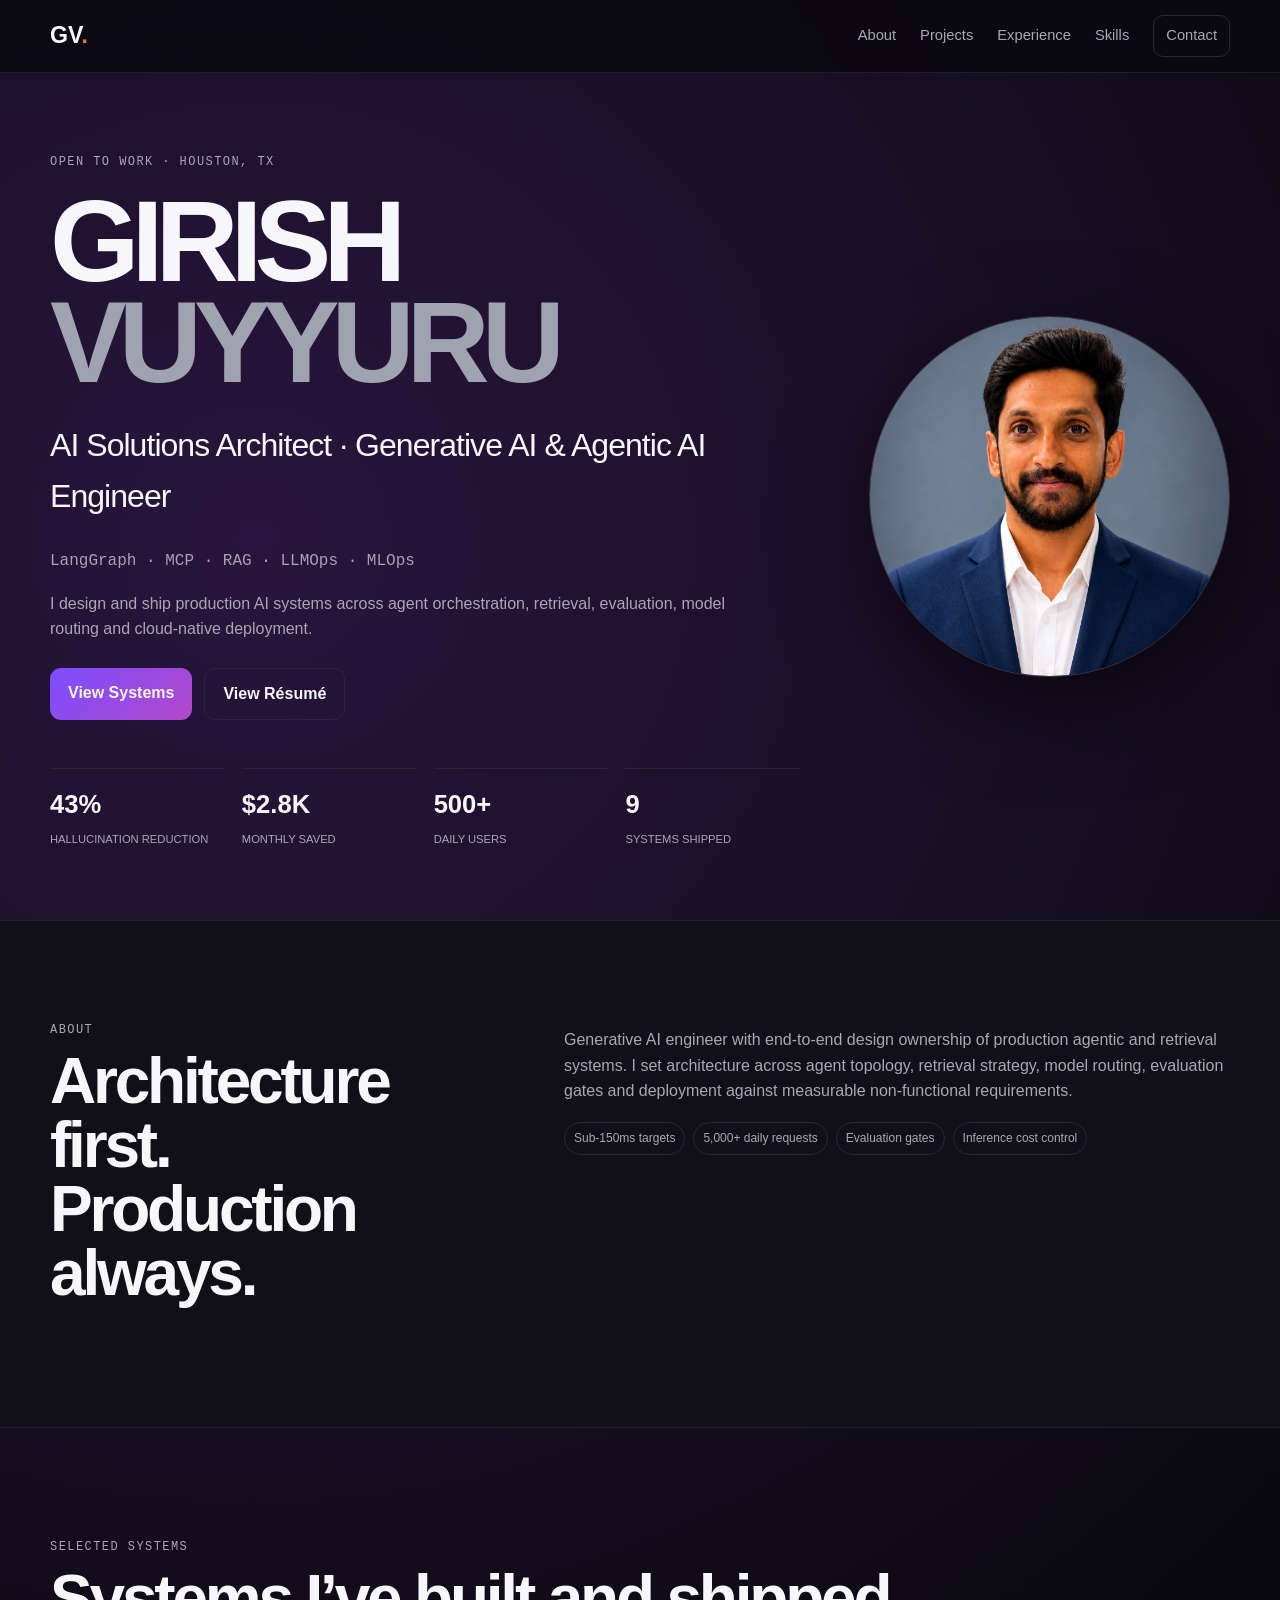
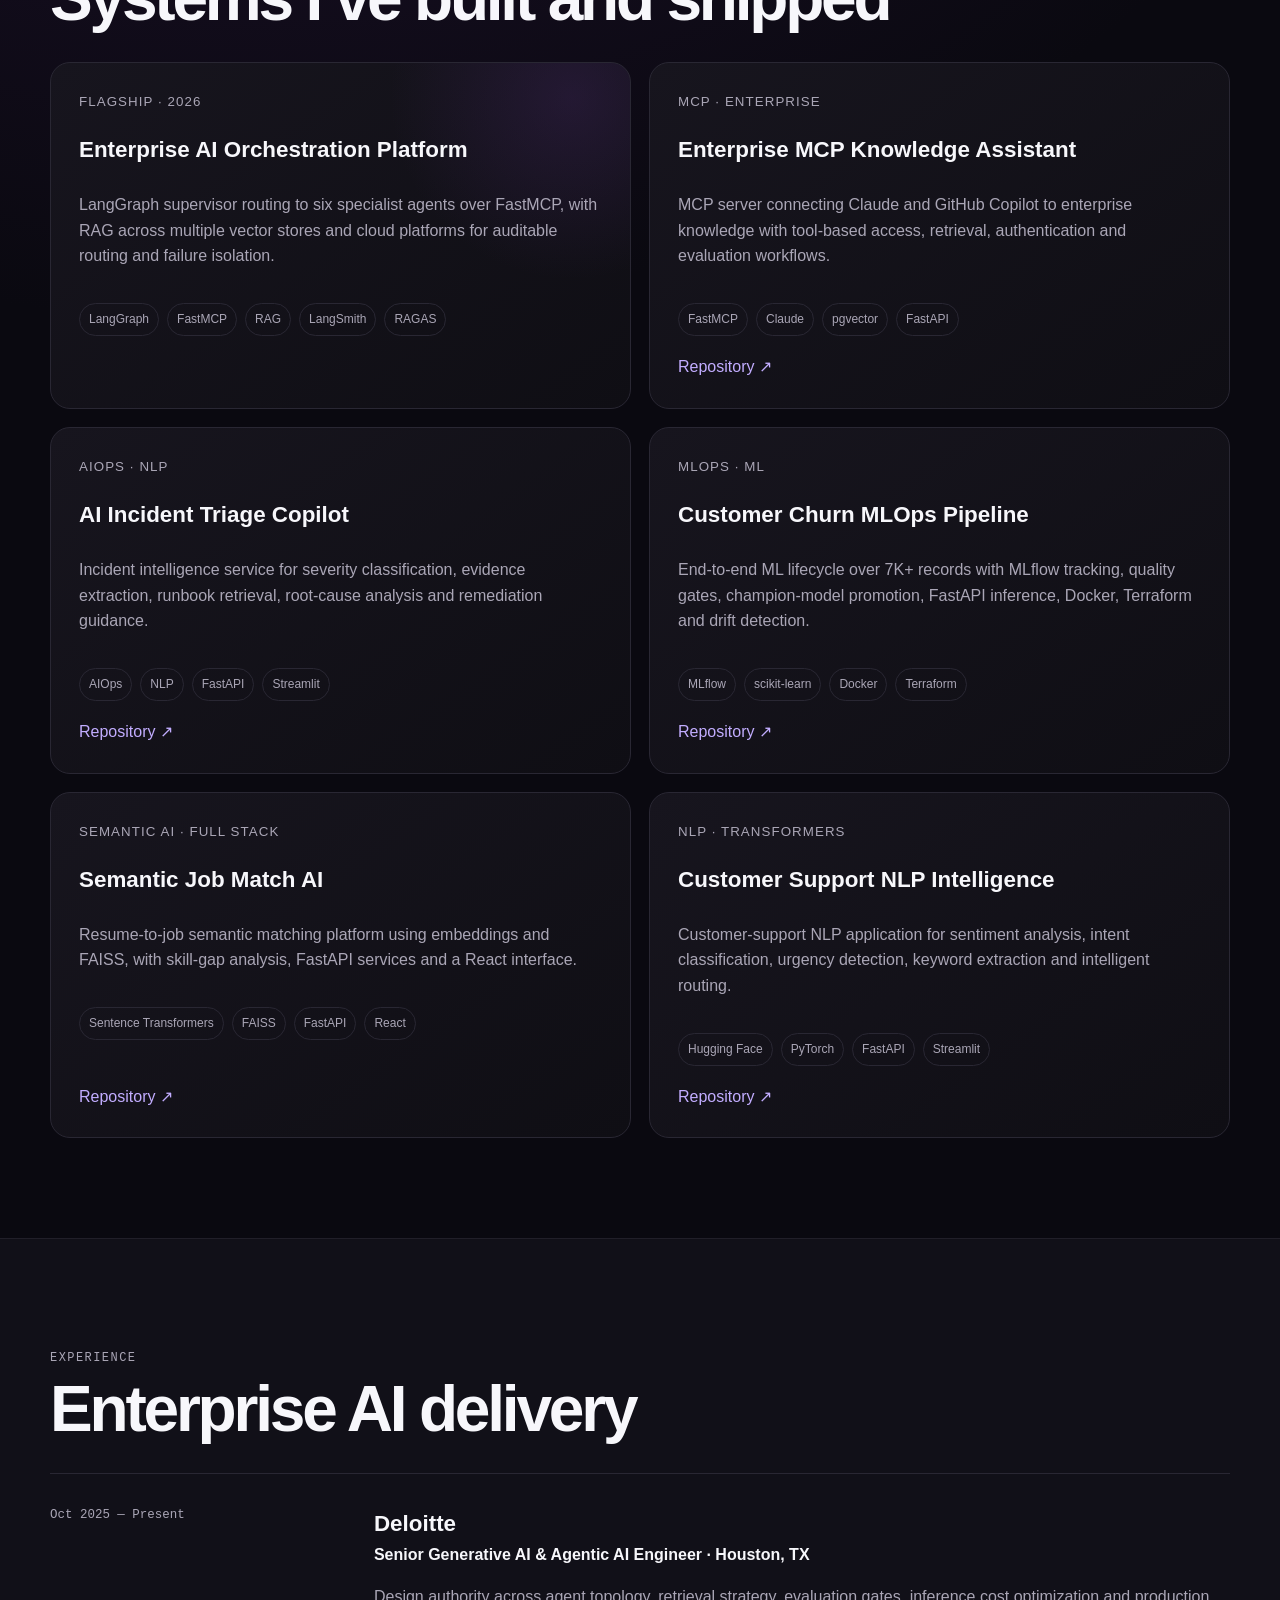
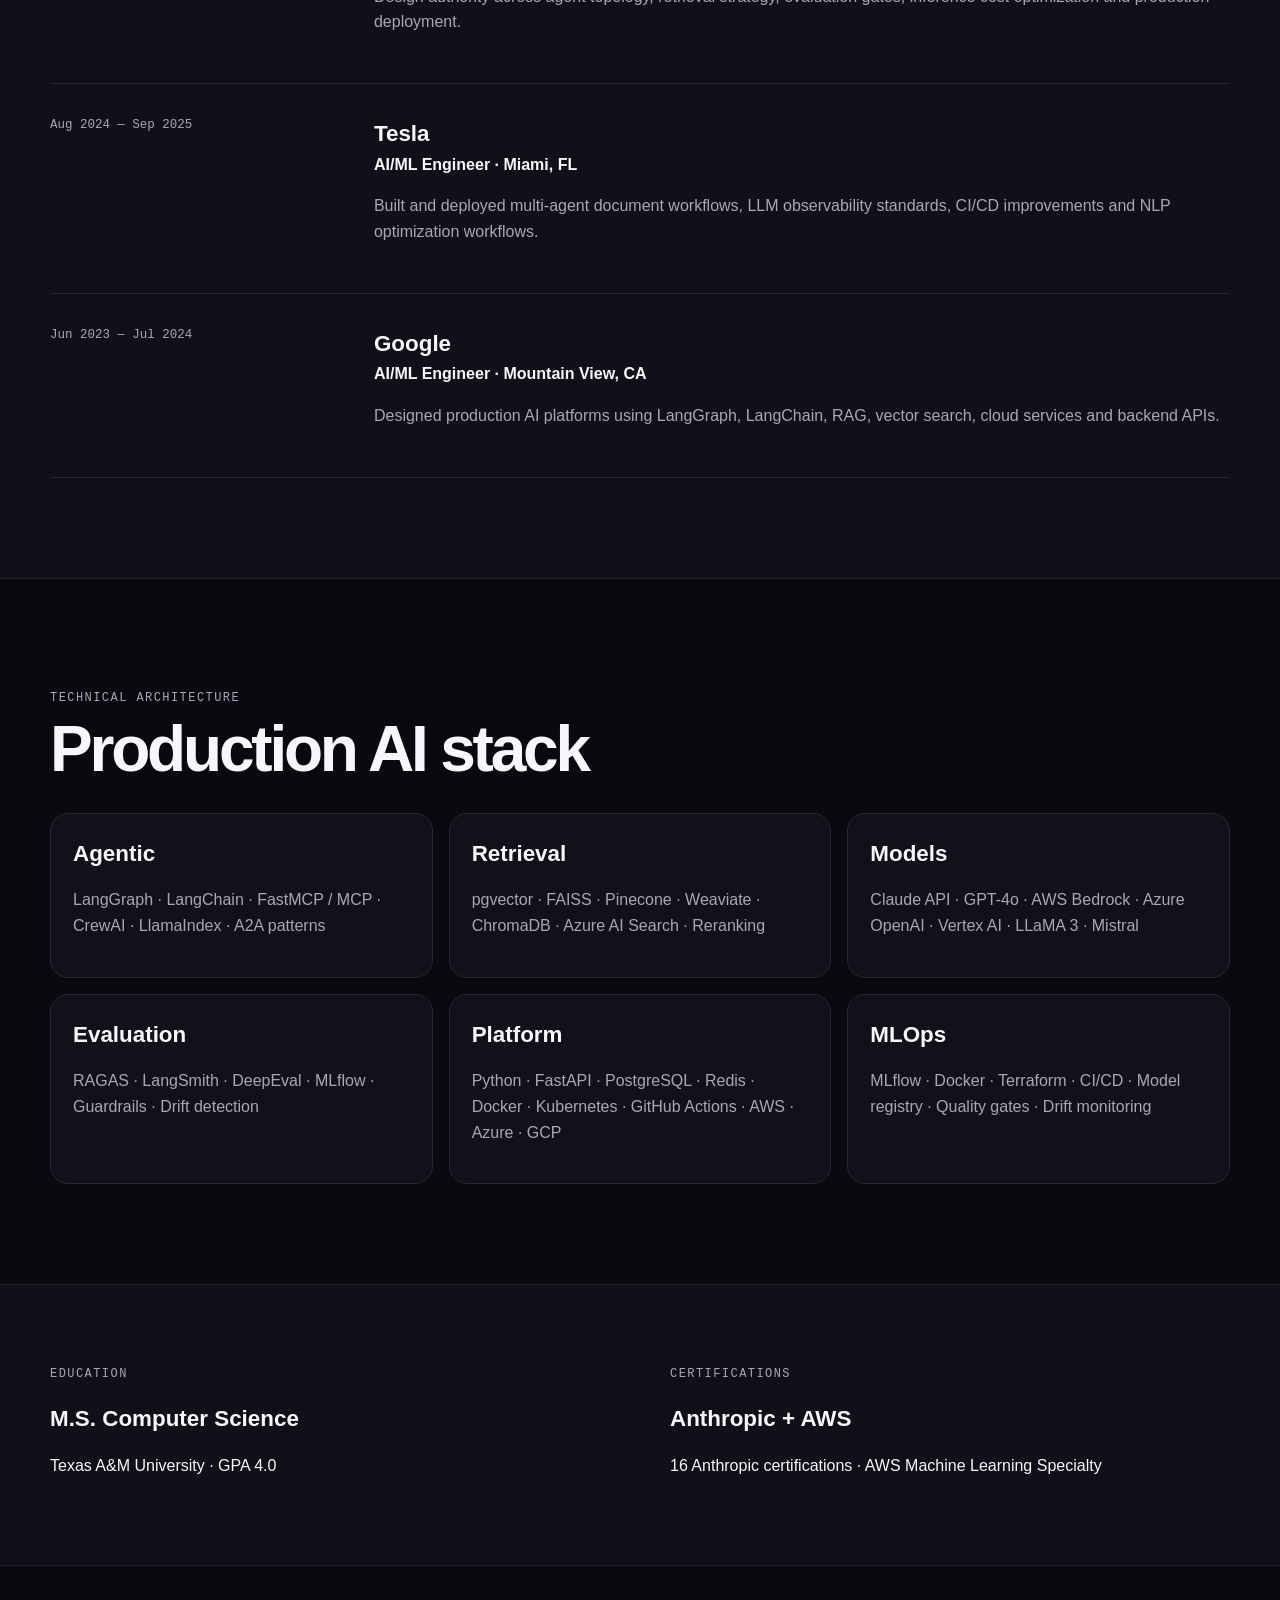
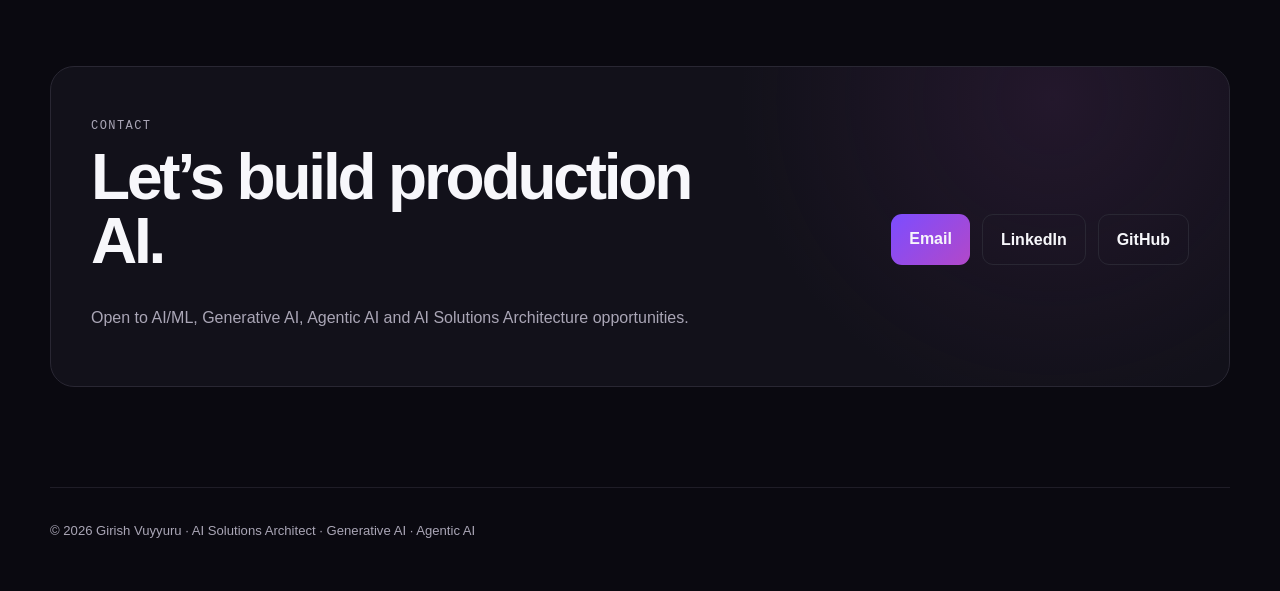
<file: index.html>
<!doctype html>
<html lang="en">
<head>
  <meta charset="utf-8">
  <meta name="viewport" content="width=device-width,initial-scale=1">
  <title>Girish Vuyyuru | AI Solutions Architect</title>
  <meta property="og:description" content="AI engineering portfolio showcasing production Generative AI, Agentic AI, LangGraph, MCP, RAG, LLMOps, MLOps,   FastAPI, Docker, Kubernetes and cloud-native AI systems.">
  <meta name="author" content="Girish Vuyyuru">
    <meta property="og:url" content="https://gireeshvuyyuru501-design.github.io/Launch-AI-engineering-portfolio/">
  <meta property="og:title" content="Girish Vuyyuru | AI Solutions Architect">
  <meta property="og:description" content="Generative AI, Agentic AI, MCP, RAG, LLMOps, MLOps and production AI systems.">
  <meta property="og:image" content="https://gireeshvuyyuru501-design.github.io/Launch-AI-engineering-portfolio/assets/og-image.png">
  <link rel="stylesheet" href="style.css">
</head>
<body>
<header class="nav">
  <div class="wrap nav-inner">
    <a class="brand" href="#home">GV<span>.</span></a>
    <nav>
      <a href="#about">About</a>
      <a href="#projects">Projects</a>
      <a href="#experience">Experience</a>
      <a href="#skills">Skills</a>
      <a class="pill" href="#contact">Contact</a>
    </nav>
  </div>
</header>

<main>
<section id="home" class="hero wrap">
  <div class="hero-copy">
    <p class="eyebrow">OPEN TO WORK · HOUSTON, TX</p>
    <h1>GIRISH<br><span>VUYYURU</span></h1>
    <h2>AI Solutions Architect · Generative AI & Agentic AI Engineer</h2>
    <p class="mono">LangGraph · MCP · RAG · LLMOps · MLOps</p>
    <p class="summary">I design and ship production AI systems across agent orchestration, retrieval, evaluation, model routing and cloud-native deployment.</p>
    <div class="actions">
      <a class="btn primary" href="#projects">View Systems</a>
      <a class="btn" href="assets/Girish-Vuyyuru-Resume.pdf" target="_blank">View Résumé</a>
    </div>
    <div class="metrics">
      <div><strong>43%</strong><span>Hallucination reduction</span></div>
      <div><strong>$2.8K</strong><span>Monthly saved</span></div>
      <div><strong>500+</strong><span>Daily users</span></div>
      <div><strong>9</strong><span>Systems shipped</span></div>
    </div>
  </div>
  <div class="hero-photo">
    <img src="assets/avatar-photo.png" alt="Girish Vuyyuru">
  </div>
</section>

<section id="about" class="band">
  <div class="wrap two-col">
    <div>
      <p class="eyebrow">ABOUT</p>
      <h3>Architecture first.<br>Production always.</h3>
    </div>
    <div>
      <p>Generative AI engineer with end-to-end design ownership of production agentic and retrieval systems. I set architecture across agent topology, retrieval strategy, model routing, evaluation gates and deployment against measurable non-functional requirements.</p>
      <div class="chips"><span>Sub-150ms targets</span><span>5,000+ daily requests</span><span>Evaluation gates</span><span>Inference cost control</span></div>
    </div>
  </div>
</section>

<section id="projects" class="wrap section">
  <p class="eyebrow">SELECTED SYSTEMS</p>
  <h3>Systems I’ve built and shipped</h3>
  <div class="grid">
    <article class="card featured">
      <small>FLAGSHIP · 2026</small>
      <h4>Enterprise AI Orchestration Platform</h4>
      <p>LangGraph supervisor routing to six specialist agents over FastMCP, with RAG across multiple vector stores and cloud platforms for auditable routing and failure isolation.</p>
      <div class="chips"><span>LangGraph</span><span>FastMCP</span><span>RAG</span><span>LangSmith</span><span>RAGAS</span></div>
    </article>

    <article class="card">
      <small>MCP · ENTERPRISE</small>
      <h4>Enterprise MCP Knowledge Assistant</h4>
      <p>MCP server connecting Claude and GitHub Copilot to enterprise knowledge with tool-based access, retrieval, authentication and evaluation workflows.</p>
      <div class="chips"><span>FastMCP</span><span>Claude</span><span>pgvector</span><span>FastAPI</span></div>
      <a href="https://github.com/gireeshvuyyuru501-design/mcp_employee_knowledge_assistant" target="_blank">Repository ↗</a>
    </article>

    <article class="card">
      <small>AIOPS · NLP</small>
      <h4>AI Incident Triage Copilot</h4>
      <p>Incident intelligence service for severity classification, evidence extraction, runbook retrieval, root-cause analysis and remediation guidance.</p>
      <div class="chips"><span>AIOps</span><span>NLP</span><span>FastAPI</span><span>Streamlit</span></div>
      <a href="https://github.com/gireeshvuyyuru501-design/ai-incident-triage-copilot" target="_blank">Repository ↗</a>
    </article>

    <article class="card">
      <small>MLOPS · ML</small>
      <h4>Customer Churn MLOps Pipeline</h4>
      <p>End-to-end ML lifecycle over 7K+ records with MLflow tracking, quality gates, champion-model promotion, FastAPI inference, Docker, Terraform and drift detection.</p>
      <div class="chips"><span>MLflow</span><span>scikit-learn</span><span>Docker</span><span>Terraform</span></div>
      <a href="https://github.com/gireeshvuyyuru501-design/customer-churn-mlops-pipeline" target="_blank">Repository ↗</a>
    </article>

    <article class="card">
      <small>SEMANTIC AI · FULL STACK</small>
      <h4>Semantic Job Match AI</h4>
      <p>Resume-to-job semantic matching platform using embeddings and FAISS, with skill-gap analysis, FastAPI services and a React interface.</p>
      <div class="chips"><span>Sentence Transformers</span><span>FAISS</span><span>FastAPI</span><span>React</span></div>
      <a href="https://github.com/gireeshvuyyuru501-design/semantic-job-match-ai" target="_blank">Repository ↗</a>
    </article>

    <article class="card">
      <small>NLP · TRANSFORMERS</small>
      <h4>Customer Support NLP Intelligence</h4>
      <p>Customer-support NLP application for sentiment analysis, intent classification, urgency detection, keyword extraction and intelligent routing.</p>
      <div class="chips"><span>Hugging Face</span><span>PyTorch</span><span>FastAPI</span><span>Streamlit</span></div>
      <a href="https://github.com/gireeshvuyyuru501-design/customer-support-nlp-intelligence" target="_blank">Repository ↗</a>
    </article>
  </div>
</section>

<section id="experience" class="band">
  <div class="wrap section">
    <p class="eyebrow">EXPERIENCE</p>
    <h3>Enterprise AI delivery</h3>
    <div class="timeline">
      <div class="row"><div>Oct 2025 — Present</div><div><h4>Deloitte</h4><strong>Senior Generative AI & Agentic AI Engineer · Houston, TX</strong><p>Design authority across agent topology, retrieval strategy, evaluation gates, inference cost optimization and production deployment.</p></div></div>
      <div class="row"><div>Aug 2024 — Sep 2025</div><div><h4>Tesla</h4><strong>AI/ML Engineer · Miami, FL</strong><p>Built and deployed multi-agent document workflows, LLM observability standards, CI/CD improvements and NLP optimization workflows.</p></div></div>
      <div class="row"><div>Jun 2023 — Jul 2024</div><div><h4>Google</h4><strong>AI/ML Engineer · Mountain View, CA</strong><p>Designed production AI platforms using LangGraph, LangChain, RAG, vector search, cloud services and backend APIs.</p></div></div>
    </div>
  </div>
</section>

<section id="skills" class="wrap section">
  <p class="eyebrow">TECHNICAL ARCHITECTURE</p>
  <h3>Production AI stack</h3>
  <div class="skill-grid">
    <div class="skill"><h4>Agentic</h4><p>LangGraph · LangChain · FastMCP / MCP · CrewAI · LlamaIndex · A2A patterns</p></div>
    <div class="skill"><h4>Retrieval</h4><p>pgvector · FAISS · Pinecone · Weaviate · ChromaDB · Azure AI Search · Reranking</p></div>
    <div class="skill"><h4>Models</h4><p>Claude API · GPT-4o · AWS Bedrock · Azure OpenAI · Vertex AI · LLaMA 3 · Mistral</p></div>
    <div class="skill"><h4>Evaluation</h4><p>RAGAS · LangSmith · DeepEval · MLflow · Guardrails · Drift detection</p></div>
    <div class="skill"><h4>Platform</h4><p>Python · FastAPI · PostgreSQL · Redis · Docker · Kubernetes · GitHub Actions · AWS · Azure · GCP</p></div>
    <div class="skill"><h4>MLOps</h4><p>MLflow · Docker · Terraform · CI/CD · Model registry · Quality gates · Drift monitoring</p></div>
  </div>
</section>

<section class="band">
  <div class="wrap education">
    <div><p class="eyebrow">EDUCATION</p><h4>M.S. Computer Science</h4><p>Texas A&M University · GPA 4.0</p></div>
    <div><p class="eyebrow">CERTIFICATIONS</p><h4>Anthropic + AWS</h4><p>16 Anthropic certifications · AWS Machine Learning Specialty</p></div>
  </div>
</section>

<section id="contact" class="wrap section">
  <div class="contact">
    <div><p class="eyebrow">CONTACT</p><h3>Let’s build production AI.</h3><p>Open to AI/ML, Generative AI, Agentic AI and AI Solutions Architecture opportunities.</p></div>
    <div class="actions">
      <a class="btn primary" href="mailto:girishsap45@gmail.com">Email</a>
      <a class="btn" href="https://www.linkedin.com/in/girish-genai-engineer" target="_blank">LinkedIn</a>
      <a class="btn" href="https://github.com/gireeshvuyyuru501-design" target="_blank">GitHub</a>
    </div>
  </div>
</section>
</main>

<footer class="wrap footer">© 2026 Girish Vuyyuru · AI Solutions Architect · Generative AI · Agentic AI</footer>
<script src="script.js"></script>
</body>
</html>
</file>
<file: style.css>
:root{--bg:#0a0910;--panel:#12111a;--text:#f7f7fb;--muted:#aaa6b6;--line:#292733;--purple:#8b5cf6;--orange:#ff7a1a;--max:1180px}
*{box-sizing:border-box}html{scroll-behavior:smooth}body{margin:0;background:radial-gradient(circle at 20% 10%,#29153d 0,transparent 28%),var(--bg);color:var(--text);font-family:Inter,Arial,sans-serif;line-height:1.6}
a{color:inherit;text-decoration:none}.wrap{width:min(calc(100% - 40px),var(--max));margin:auto}.nav{position:sticky;top:0;z-index:20;background:#0a0910dd;backdrop-filter:blur(14px);border-bottom:1px solid #1f1d27}.nav-inner{height:72px;display:flex;align-items:center;justify-content:space-between}.brand{font-weight:800;font-size:1.45rem}.brand span{color:var(--orange)}.nav nav{display:flex;gap:24px;align-items:center}.nav nav a{color:var(--muted);font-size:.92rem}.pill{border:1px solid var(--line);padding:8px 12px;border-radius:10px}
.hero{min-height:calc(100vh - 72px);display:grid;grid-template-columns:1.35fr .65fr;gap:70px;align-items:center;padding:70px 0}.eyebrow{font:500 .75rem ui-monospace,SFMono-Regular,monospace;letter-spacing:.12em;color:var(--muted)}h1{font-size:clamp(4rem,9vw,7.5rem);line-height:.88;letter-spacing:-.07em;margin:22px 0}h1 span{color:#9fa3af}.hero h2{font-size:clamp(1.3rem,2.5vw,2rem);font-weight:500;letter-spacing:-.03em}.mono{font-family:ui-monospace,SFMono-Regular,monospace;color:#aaa1b4}.summary{max-width:720px;color:var(--muted)}.actions{display:flex;gap:12px;flex-wrap:wrap;margin-top:26px}.btn{border:1px solid var(--line);padding:12px 18px;border-radius:11px;font-weight:650}.primary{background:linear-gradient(135deg,#7c4dff,#b248c9);border:none}.metrics{display:grid;grid-template-columns:repeat(4,1fr);gap:18px;margin-top:48px}.metrics div{border-top:1px solid var(--line);padding-top:15px}.metrics strong{font-size:1.6rem;display:block}.metrics span{font-size:.7rem;color:var(--muted);text-transform:uppercase}.hero-photo{display:flex;justify-content:center}.hero-photo img{width:min(100%,410px);aspect-ratio:1/1;object-fit:cover;border-radius:50%;border:1px solid #3a3546;box-shadow:0 28px 90px #0008}
.band{background:#111018;border-top:1px solid #211f29;border-bottom:1px solid #211f29}.section{padding:100px 0}.two-col{display:grid;grid-template-columns:.8fr 1.2fr;gap:70px;padding:90px 0}.two-col h3,.section h3,.contact h3{font-size:clamp(2.2rem,5vw,4rem);line-height:1;letter-spacing:-.05em;margin:8px 0 32px}.two-col p,.card p,.row p,.skill p,.contact p{color:var(--muted)}
.grid{display:grid;grid-template-columns:repeat(2,1fr);gap:18px}.card{padding:28px;border:1px solid var(--line);border-radius:20px;background:linear-gradient(145deg,#17151e,#0f0e14);min-height:300px;display:flex;flex-direction:column}.featured{background:radial-gradient(circle at 90% 10%,#562e8040,transparent 30%),linear-gradient(145deg,#17151e,#0f0e14)}.card small{color:var(--muted);letter-spacing:.08em}.card h4,.row h4,.skill h4,.education h4{font-size:1.4rem;margin:20px 0 8px}.card a{margin-top:auto;padding-top:18px;color:#c2adff}.chips{display:flex;gap:8px;flex-wrap:wrap;margin-top:18px}.chips span{border:1px solid var(--line);color:var(--muted);padding:6px 9px;border-radius:999px;font-size:.75rem}
.timeline{border-top:1px solid var(--line)}.row{display:grid;grid-template-columns:.32fr 1fr;gap:50px;padding:32px 0;border-bottom:1px solid var(--line)}.row>div:first-child{color:var(--muted);font-family:ui-monospace,SFMono-Regular,monospace;font-size:.78rem}.row h4{margin:0}.skill-grid{display:grid;grid-template-columns:repeat(3,1fr);gap:16px}.skill{border:1px solid var(--line);border-radius:18px;padding:22px;background:#12111a}.skill h4{margin-top:0}.education{display:grid;grid-template-columns:1fr 1fr;gap:60px;padding:70px 0}.contact{border:1px solid var(--line);border-radius:24px;padding:40px;background:radial-gradient(circle at 85% 10%,#552a6040,transparent 30%),#12111a;display:grid;grid-template-columns:1.2fr .8fr;gap:30px;align-items:center}.contact .actions{justify-content:flex-end}.footer{padding:32px 0 50px;color:var(--muted);font-size:.82rem;border-top:1px solid #1f1d27}
@media(max-width:900px){.hero{grid-template-columns:1fr}.hero-photo{order:-1}.hero-photo img{width:min(72vw,380px)}.two-col,.education,.contact{grid-template-columns:1fr}.grid,.skill-grid{grid-template-columns:1fr}.metrics{grid-template-columns:repeat(2,1fr)}.row{grid-template-columns:1fr;gap:8px}.contact .actions{justify-content:flex-start}}
@media(max-width:700px){.nav nav{display:none}.hero h1{font-size:4rem}.section{padding:75px 0}}
</file>
